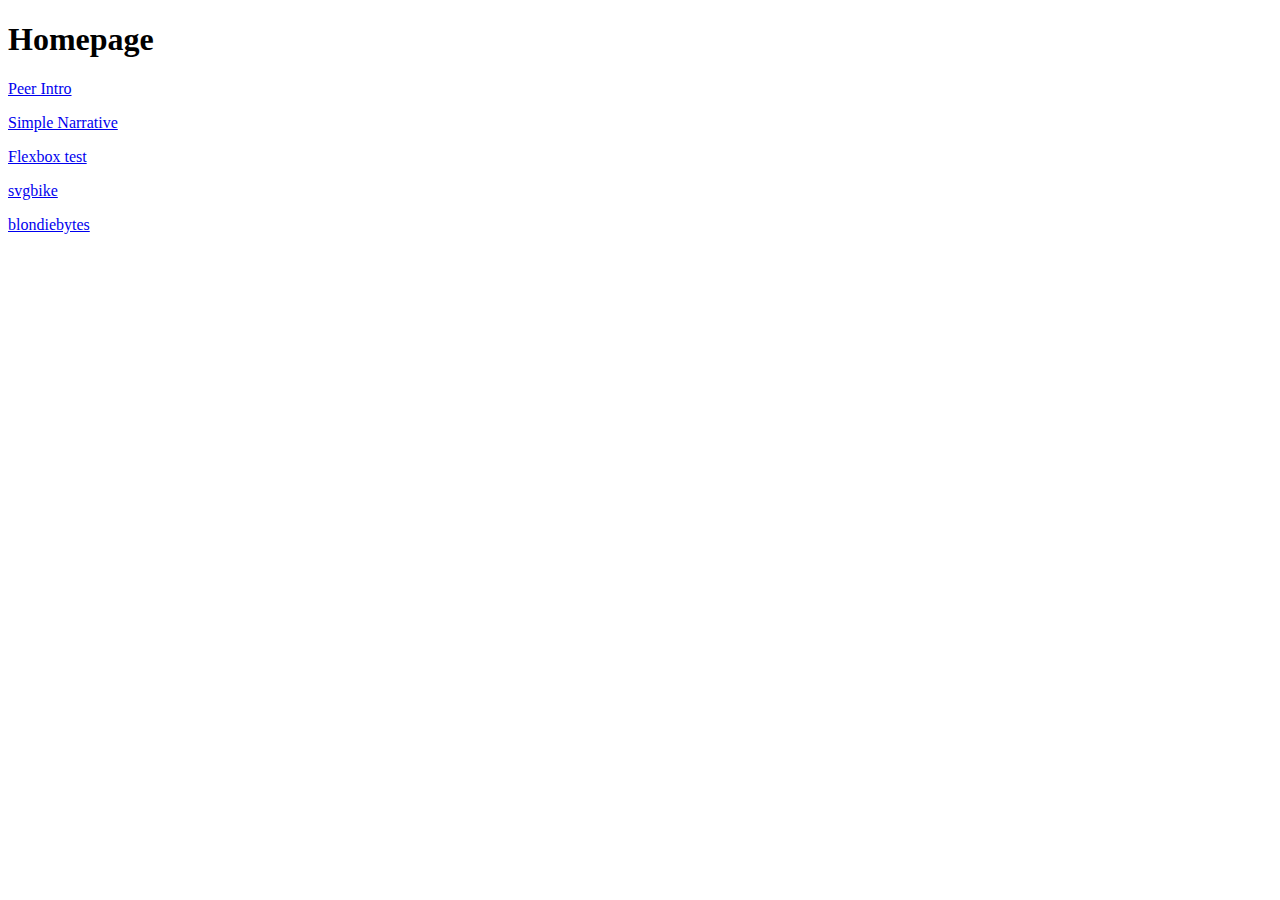
<file: index.html>
<!DOCTYPE html>
<html lang="en">
<head>
   <meta charset="UTF-8">
   <meta http-equiv="X-UA-Compatible" content="IE=edge">
   <meta name="viewport" content="width=device-width, initial-scale=1.0">
   <title>Itchel's Homepage</title>
</head>
<body>
<h1> Homepage</h1>
<p><a href="peerintro/">Peer Intro</a></p>
<p><a href="simple-narrative/">Simple Narrative</a></p>
<p><a href="flexbox-test/">Flexbox test</a></p>
<p><a href="svgbike/index.html">svgbike</a></p>
<p><a href="blondiebytes/">blondiebytes</a></p>
</body>
</html>
</file>
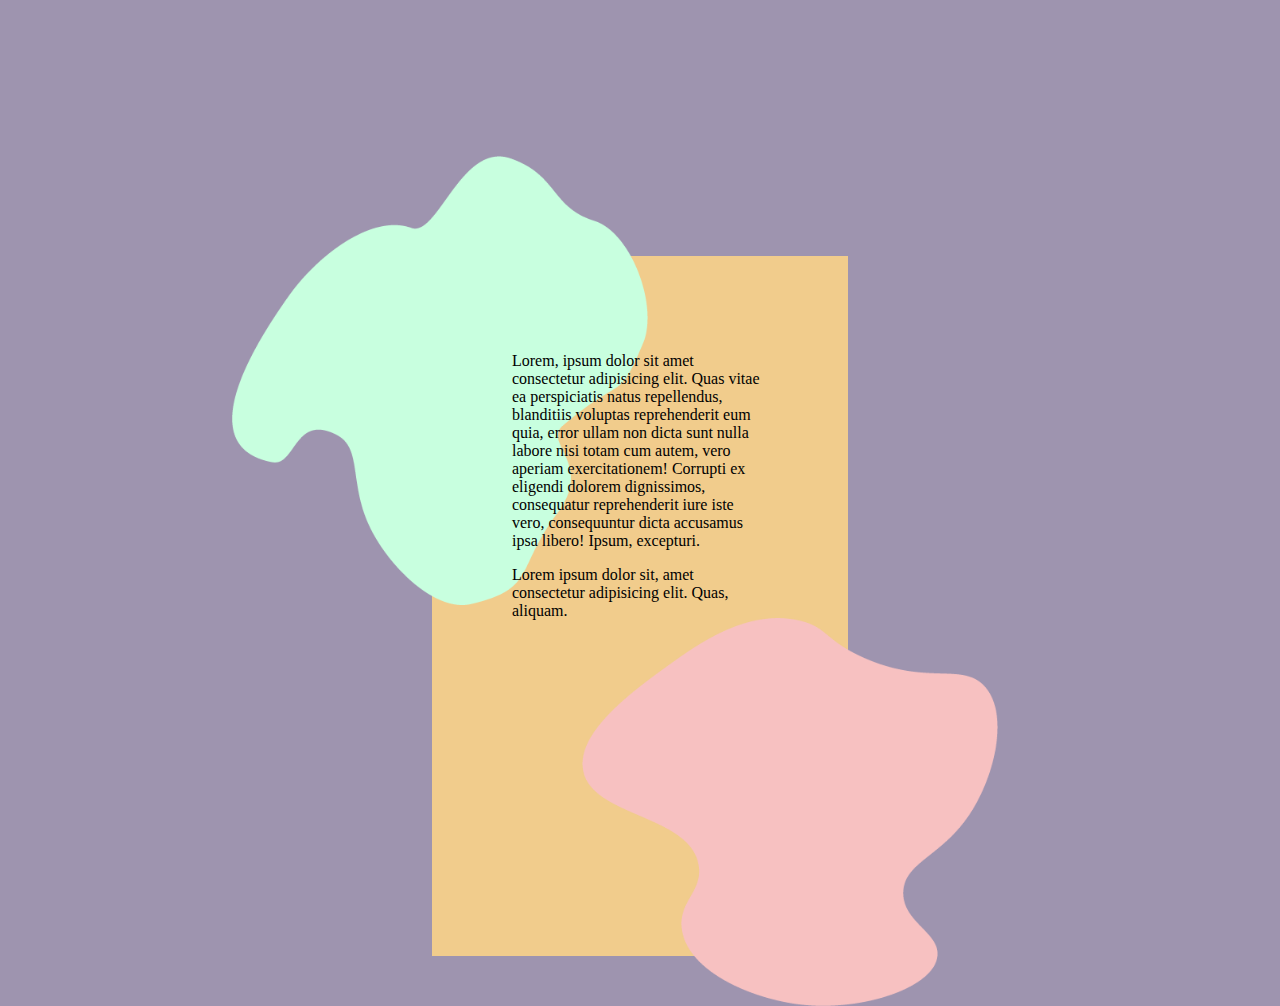
<file: center-layout-abs/index.html>
<!DOCTYPE html>
<html lang="en">
  <head>
    <meta charset="UTF-8" />
    <meta http-equiv="X-UA-Compatible" content="IE=edge" />
    <meta name="viewport" content="width=device-width, initial-scale=1.0" />
    <link rel="stylesheet" href="style.css" />
    <title>Centering</title>
  </head>
  <body>
    <main>
      <img class="blob1" src="images/blob1.png" />
      <img class="blob2" src="images/blob2.png" />
      <p>Lorem, ipsum dolor sit amet consectetur adipisicing elit. Quas vitae ea perspiciatis natus repellendus, blanditiis voluptas reprehenderit eum quia, error ullam non dicta sunt nulla labore nisi totam cum autem, vero aperiam exercitationem! Corrupti ex eligendi dolorem dignissimos, consequatur reprehenderit iure iste vero, consequuntur dicta accusamus ipsa libero! Ipsum, excepturi.</p>
      <p>Lorem ipsum dolor sit, amet consectetur adipisicing elit. Quas, aliquam.</p>
    </main>
  </body>
</html>
</file>
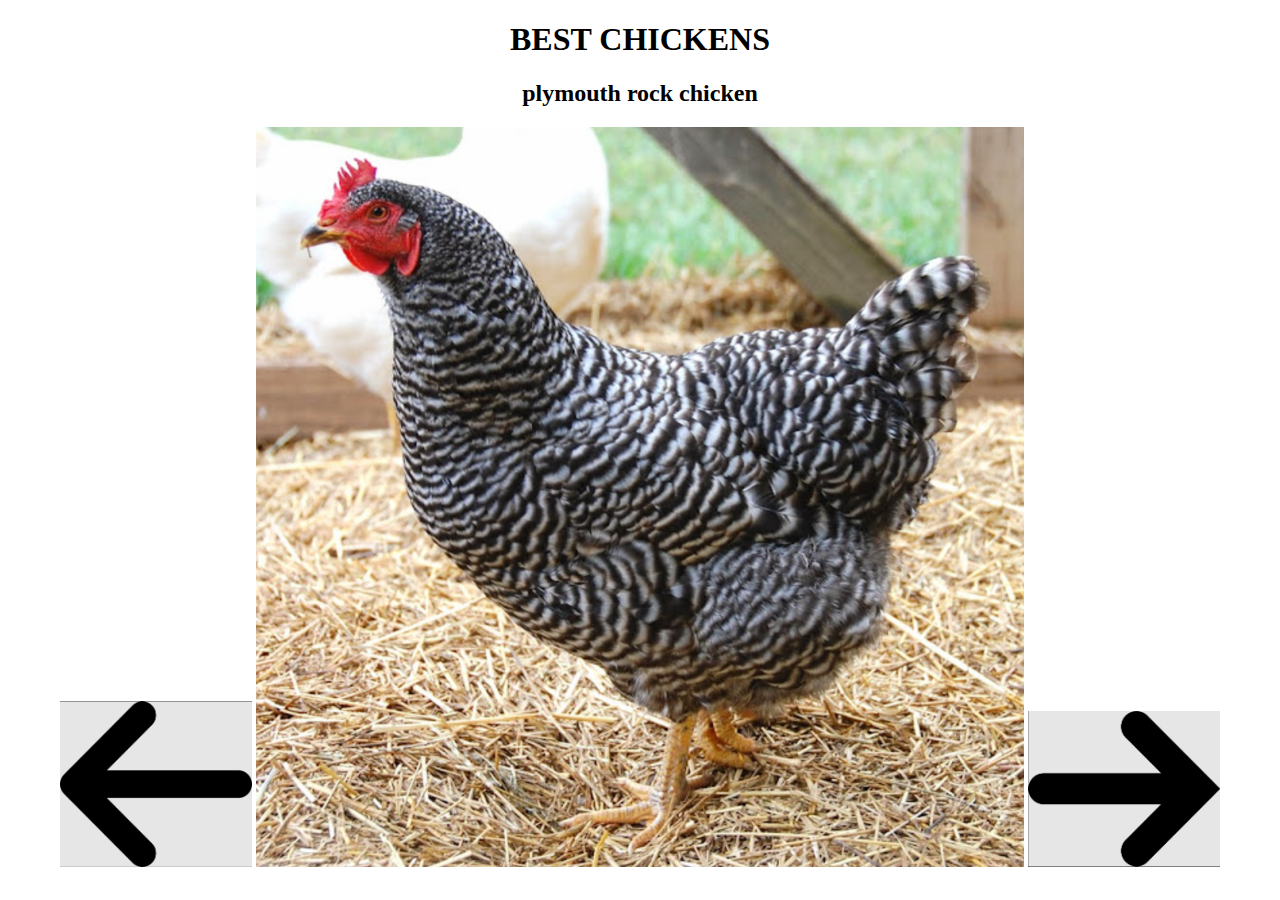
<file: simple-narrative/index.html>
<!DOCTYPE html>
<html lang="en">
<head>
    <meta charset="UTF-8">
    <meta http-equiv="X-UA-Compatible" content="IE=edge">
    <meta name="viewport" content="width=device-width, initial-scale=1.0">
    <link rel="stylesheet" href="style.css">
    <title>Simple Narrative</title>
</head>
<body>
    <h1>BEST CHICKENS</h1>
    <h2>plymouth rock chicken</h2>
<a href="page04.html"><img class="arrows"src="images/arrowleft.png" alt="left arrow"></a>
<img class="fruit"src="images/plymouth rock chicken.png" alt="plymouth rock chicken">
<a href="page01.html"><img class="arrows" src="images/arrowright.png" alt="right arrow"></a>
</body>
</html>
</file>
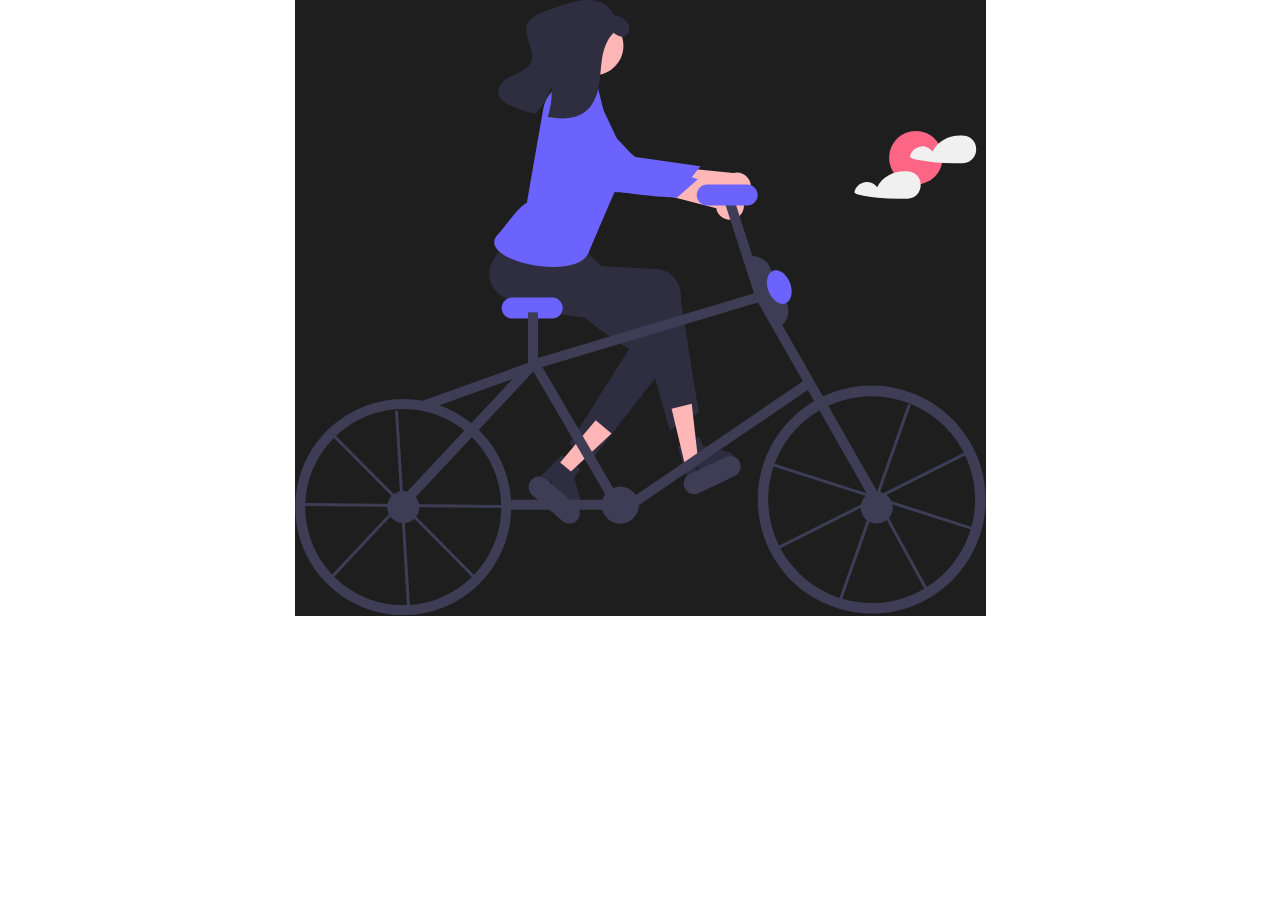
<file: svgbike/index.html>
<!DOCTYPE html>
<html lang="en">
<head>
    <meta charset="UTF-8">
    <meta http-equiv="X-UA-Compatible" content="IE=edge">
    <meta name="viewport" content="width=device-width, initial-scale=1.0">
    <title>svg bike</title>
    <link rel="stylesheet" href="style.css">
</head>
<body>
    <div>
    <svg width="691" height="616" viewBox="0 0 691 616" fill="none" xmlns="http://www.w3.org/2000/svg">
        <rect width="691" height="616" fill="#1E1E1E"/>
        <g id="sky">
        <path id="Vector" d="M620.862 184.506C635.609 184.506 647.563 172.551 647.563 157.805C647.563 143.059 635.609 131.104 620.862 131.104C606.116 131.104 594.161 143.059 594.161 157.805C594.161 172.551 606.116 184.506 620.862 184.506Z" fill="#FD6584"/>
        <path id="Vector_2" d="M680.625 145.163C679.87 142.693 678.409 140.498 676.423 138.848C674.437 137.197 672.012 136.163 669.445 135.872C669.387 135.864 669.332 135.875 669.275 135.871C669.2 135.849 669.124 135.831 669.047 135.819C656.836 134.241 642.741 140.081 637.652 151.657C636.41 149.964 634.775 148.599 632.888 147.679C631 146.759 628.917 146.313 626.819 146.378C624.113 146.558 621.528 147.568 619.416 149.27C617.305 150.972 615.769 153.283 615.018 155.889C614.938 156.208 614.962 156.544 615.086 156.849C615.21 157.154 615.428 157.411 615.708 157.583C616.514 158.267 617.47 158.752 618.497 158.999C620.715 159.469 622.94 159.899 625.174 160.29C629.531 161.053 633.912 161.67 638.316 162.14C647.254 163.098 656.248 163.438 665.234 163.158C668.226 163.064 671.112 162.965 673.854 161.644C675.849 160.659 677.553 159.172 678.799 157.329C679.974 155.557 680.746 153.55 681.061 151.448C681.376 149.347 681.227 147.201 680.625 145.163V145.163Z" fill="#F0F0F0"/>
        <path id="Vector_3" d="M625.129 180.764C624.374 178.294 622.914 176.099 620.927 174.449C618.941 172.798 616.516 171.764 613.95 171.473C613.892 171.465 613.837 171.476 613.779 171.472C613.704 171.45 613.628 171.432 613.551 171.42C601.34 169.842 587.245 175.682 582.156 187.258C580.914 185.565 579.279 184.199 577.392 183.28C575.504 182.36 573.421 181.913 571.323 181.979C568.617 182.159 566.032 183.169 563.921 184.871C561.809 186.573 560.273 188.884 559.523 191.49C559.443 191.809 559.466 192.145 559.59 192.45C559.714 192.755 559.932 193.012 560.212 193.184C561.018 193.868 561.974 194.353 563.002 194.6C565.219 195.07 567.445 195.5 569.678 195.891C574.036 196.654 578.416 197.271 582.82 197.741C591.759 198.699 600.753 199.039 609.738 198.759C612.731 198.665 615.616 198.566 618.359 197.245C620.353 196.26 622.058 194.773 623.304 192.93C624.478 191.158 625.25 189.151 625.565 187.049C625.88 184.947 625.732 182.802 625.129 180.764V180.764Z" fill="#F0F0F0"/>
        </g>
        <g id="woman">
        <path id="Vector_4" d="M266.603 455.252L285.441 469.196L279.008 476.883L286.207 502.939C286.562 504.226 286.497 505.593 286.021 506.841C285.545 508.088 284.683 509.15 283.56 509.873C282.437 510.595 281.113 510.94 279.78 510.857C278.448 510.773 277.177 510.266 276.153 509.409L254.792 491.533L257.474 480.848L249.673 487.248L241.619 480.508L266.603 455.252Z" fill="#2F2E41"/>
        <path id="Vector_5" d="M382.959 446.596L404.204 436.697L407.888 446.02L434.221 452.13C435.522 452.432 436.692 453.141 437.561 454.155C438.429 455.169 438.951 456.434 439.05 457.765C439.149 459.097 438.82 460.425 438.111 461.556C437.402 462.687 436.349 463.562 435.108 464.053L409.204 474.291L401.094 466.835L402.995 476.745L393.229 480.605L382.959 446.596Z" fill="#2F2E41"/>
        <path id="Vector_6" d="M297.028 459.534L274.275 443.829L334.183 348.848C290.763 323.61 260.902 292.823 236.538 259.005C228.258 247.592 223.21 234.309 234.762 225.747C235.302 225.347 235.856 224.968 236.425 224.61C249.597 216.402 245.321 228.703 263.376 222.662L279.69 240.065L314.937 274.361L375.058 312.739C387.149 320.457 390.504 336.691 382.552 348.999C382.132 349.649 381.684 350.28 381.21 350.893L297.028 459.534Z" fill="#2F2E41"/>
        <path id="Vector_7" d="M403.782 412.637L374.756 430.043L343.798 320.712C293.578 320.283 247.143 314.66 209.23 297.342C196.385 291.526 190.672 276.144 196.468 262.986C196.739 262.371 197.033 261.767 197.35 261.175C204.73 247.522 219.038 239.504 231.733 225.315L294.709 248.567L290.196 265.525L361.433 269.101C375.759 269.82 386.712 282.264 385.897 296.894C385.854 297.667 385.778 298.437 385.669 299.204L403.782 412.637Z" fill="#2F2E41"/>
        <path id="Vector_8" d="M265.242 462.575L275.986 471.566L316.55 433.48L300.693 420.211L265.242 462.575Z" fill="#FFB6B6"/>
        <path id="Vector_9" d="M439.47 219.067C437.556 219.727 435.522 219.959 433.509 219.748C431.496 219.536 429.554 218.886 427.819 217.843C426.085 216.8 424.601 215.389 423.47 213.71C422.34 212.031 421.592 210.124 421.278 208.125L313.124 180.275L330.762 161.768L433.773 192.015C437.167 191.711 440.555 192.662 443.294 194.689C446.034 196.715 447.935 199.676 448.637 203.011C449.339 206.345 448.794 209.822 447.104 212.781C445.415 215.74 442.698 217.977 439.47 219.067H439.47Z" fill="#FFB6B6"/>
        <path id="Vector_10" d="M303.808 74.8749C319.907 72.1379 330.739 56.8684 328.002 40.7696C325.265 24.6708 309.995 13.8389 293.896 16.5759C277.797 19.3129 266.966 34.5823 269.702 50.6811C272.439 66.78 287.709 77.6119 303.808 74.8749Z" fill="#FFB6B6"/>
        <path id="Vector_11" d="M389.406 462.464L403.019 459.106L396.726 403.809L376.634 408.767L389.406 462.464Z" fill="#FFB6B6"/>
        <path id="Vector_12" d="M448.72 198.566C446.96 199.566 445.003 200.167 442.985 200.329C440.968 200.49 438.939 200.207 437.043 199.5C435.147 198.793 433.429 197.678 432.01 196.235C430.591 194.792 429.505 193.055 428.83 191.147L317.402 183.611L331.346 162.182L438.157 173.018C441.438 172.097 444.943 172.41 448.008 173.9C451.072 175.389 453.484 177.951 454.786 181.1C456.088 184.25 456.19 187.767 455.072 190.986C453.954 194.205 451.694 196.902 448.72 198.566V198.566Z" fill="#FFB6B6"/>
        <path id="Vector_13" d="M239.496 184.877L235.529 203.485C235.529 203.485 228.308 218.972 229.71 223.11C231.098 227.225 293.592 249.595 293.592 249.595C293.592 249.595 298.947 221.692 307.881 202.87L239.496 184.877Z" fill="#FFB6B6"/>
        <path id="Vector_14" d="M275.168 89.7592C275.168 89.7592 257.582 91.7967 257.898 112.062C258.214 132.327 301.322 178.492 308.048 186.141C314.773 193.79 381.892 197.698 381.892 197.698L402.859 179.262L340.69 158.316L275.168 89.7592Z" fill="#6C63FF"/>
        <path id="Vector_15" d="M280.641 74.5894L299.994 84.7086C301.063 85.1353 301.972 85.885 302.595 86.853C303.218 87.8211 303.523 88.9594 303.469 90.1093L308.51 110.281L326.247 147.825C326.247 147.825 330.869 167.806 322.049 186.671C313.229 205.537 293.709 252.567 293.709 252.567C280.978 283.06 176.476 259.512 203.709 233.567C206.949 230.479 225.162 204.403 231.826 202.904L248.176 109.339C249 104.399 250.907 99.7024 253.761 95.5864C256.614 91.4704 260.342 88.0368 264.679 85.5317C267.299 84.0508 269.727 83.174 271.392 83.6215C275.185 84.5055 276.978 75.9146 280.641 74.5894Z" fill="#6C63FF"/>
        <path id="Vector_16" d="M263.484 101.595C263.484 101.595 246.571 106.824 250.599 126.687C254.628 146.551 305.474 184.024 313.489 190.309C321.503 196.594 388.2 188.122 388.2 188.122L405.428 166.153L340.472 156.968L263.484 101.595Z" fill="#6C63FF"/>
        </g>
        <g id="hair">
        <path id="Vector_17" d="M330.391 35.9436C325.926 38.143 320.87 34.9553 316.964 31.7852L318.362 32.9677C311.584 39.6989 308.482 49.3148 307.015 58.7644C305.546 68.2041 305.471 77.8431 303.596 87.22C301.72 96.587 297.724 106.02 290.139 111.824C279.979 119.597 265.851 119.25 253.26 117.028C253.092 116.996 252.936 116.972 252.768 116.94C256.049 107.142 257.317 96.7833 256.496 86.4839C253.234 96.8471 247.597 106.305 240.033 114.104C231.678 111.897 223.515 109.017 215.624 105.493C210.519 103.207 205.014 100.065 203.548 94.6642C202.079 89.3046 205.304 83.6338 209.66 80.1952C214.015 76.7566 219.385 74.9307 224.361 72.4617C229.33 70.0041 234.236 66.5227 236.182 61.3229C240.67 49.3614 227.394 35.8252 232.393 24.0609C234.858 18.2758 241.009 15.0796 246.796 12.6047C255.631 8.83627 264.71 5.6694 273.972 3.12573C282.103 0.891348 290.598 -0.867411 298.918 0.456889C307.237 1.78118 315.426 6.74895 318.496 14.6055C323.501 16.2398 328.815 18.0852 332.059 22.2503C335.302 26.4056 335.118 33.6184 330.391 35.9436Z" fill="#2F2E41"/>
        </g>
        <g id="bike">
        <path id="Vector_18" d="M267.485 521.085L237.209 494.943C235.102 493.123 233.805 490.541 233.602 487.764C233.399 484.987 234.307 482.244 236.127 480.136C237.946 478.029 240.528 476.731 243.305 476.527C246.081 476.323 248.825 477.23 250.933 479.048L281.209 505.19C282.253 506.091 283.11 507.189 283.73 508.421C284.35 509.653 284.721 510.995 284.822 512.371C284.923 513.746 284.752 515.128 284.319 516.437C283.886 517.747 283.199 518.958 282.297 520.002C281.396 521.046 280.298 521.902 279.065 522.522C277.833 523.141 276.491 523.511 275.115 523.612C273.74 523.713 272.358 523.541 271.049 523.107C269.739 522.674 268.528 521.987 267.485 521.085V521.085Z" fill="#3F3D56"/>
        <path id="Vector_19" d="M439.782 475.919L403.689 493.163C401.177 494.363 398.29 494.516 395.664 493.588C393.039 492.66 390.889 490.727 389.689 488.215C388.488 485.702 388.335 482.815 389.263 480.19C390.191 477.564 392.124 475.415 394.636 474.214L430.729 456.971C433.242 455.77 436.128 455.617 438.754 456.545C441.38 457.473 443.529 459.406 444.729 461.918C445.93 464.431 446.083 467.318 445.155 469.943C444.227 472.569 442.294 474.719 439.782 475.919V475.919Z" fill="#3F3D56"/>
        <path id="Vector_20" d="M240.311 360.348L124.115 401.9L127.483 411.316L243.678 369.764L240.311 360.348Z" fill="#3F3D56"/>
        <path id="Vector_21" d="M325.248 523.673C335.495 523.673 343.802 515.367 343.802 505.12C343.802 494.873 335.495 486.567 325.248 486.567C315.002 486.567 306.695 494.873 306.695 505.12C306.695 515.367 315.002 523.673 325.248 523.673Z" fill="#3F3D56"/>
        <path id="Vector_22" d="M112.357 505.986L105.061 499.147L235.296 360.214L467.708 290.657L583.053 493.091L574.365 498.042L462.957 302.518L240.748 369.021L112.357 505.986Z" fill="#3F3D56"/>
        <path id="Vector_23" d="M309.492 499.678H211.219V509.678H309.492V499.678Z" fill="#3F3D56"/>
        <path id="Vector_24" d="M437.467 194.03L427.951 197.103L460.574 298.124L470.09 295.051L437.467 194.03Z" fill="#3F3D56"/>
        <path id="Vector_25" d="M242.024 358.039L233.394 363.094L315.394 503.094L324.024 498.039L242.024 358.039Z" fill="#3F3D56"/>
        <path id="Vector_26" d="M511.888 378.43L335.896 498.442L341.53 506.703L517.522 386.692L511.888 378.43Z" fill="#3F3D56"/>
        <path id="Vector_27" d="M257.209 318.567H217.209C214.424 318.567 211.754 317.46 209.784 315.491C207.815 313.522 206.709 310.851 206.709 308.067C206.709 305.282 207.815 302.611 209.784 300.642C211.754 298.673 214.424 297.567 217.209 297.567H257.209C259.994 297.567 262.665 298.673 264.634 300.642C266.603 302.611 267.709 305.282 267.709 308.067C267.709 310.851 266.603 313.522 264.634 315.491C262.665 317.46 259.994 318.567 257.209 318.567V318.567Z" fill="#6C63FF"/>
        <path id="Vector_28" d="M452.209 205.567H412.209C409.424 205.567 406.754 204.46 404.784 202.491C402.815 200.522 401.709 197.851 401.709 195.067C401.709 192.282 402.815 189.611 404.784 187.642C406.754 185.673 409.424 184.567 412.209 184.567H452.209C454.994 184.567 457.665 185.673 459.634 187.642C461.603 189.611 462.709 192.282 462.709 195.067C462.709 197.851 461.603 200.522 459.634 202.491C457.665 204.46 454.994 205.567 452.209 205.567Z" fill="#6C63FF"/>
        <path id="Vector_29" d="M481.869 328.593L448.475 258.103L448.927 257.889C451.241 256.792 453.749 256.163 456.306 256.035C458.864 255.908 461.422 256.286 463.833 257.147C466.245 258.008 468.463 259.336 470.362 261.054C472.26 262.773 473.801 264.849 474.898 267.163L491.594 302.408C492.691 304.723 493.321 307.23 493.448 309.788C493.575 312.345 493.198 314.903 492.336 317.314C491.475 319.726 490.147 321.944 488.429 323.843C486.71 325.741 484.635 327.282 482.32 328.379L481.869 328.593Z" fill="#3F3D56"/>
        <path id="Vector_30" d="M490.367 303.522C496.324 301.319 498.437 292.185 495.086 283.12C491.734 274.054 484.188 268.491 478.231 270.693C472.274 272.895 470.161 282.029 473.512 291.095C476.864 300.16 484.41 305.724 490.367 303.522Z" fill="#6C63FF"/>
        <path id="Vector_31" d="M243.022 312.334H233.022V364.617H243.022V312.334Z" fill="#3F3D56"/>
        </g>
        <g id="wheelleft">
        <path id="Vector_32" d="M108.249 615.12C86.8882 615.12 66.0075 608.786 48.247 596.919C30.4865 585.052 16.6439 568.185 8.46959 548.45C0.295324 528.716 -1.84343 507 2.32378 486.05C6.49098 465.101 16.777 445.857 31.8811 430.753C46.9851 415.649 66.2289 405.363 87.1788 401.195C108.129 397.028 129.844 399.167 149.578 407.341C169.313 415.516 186.18 429.358 198.047 447.119C209.915 464.879 216.249 485.76 216.249 507.12C216.216 535.754 204.827 563.205 184.58 583.452C164.333 603.699 136.882 615.088 108.249 615.12V615.12ZM108.249 409.12C88.866 409.12 69.9187 414.868 53.8027 425.636C37.6867 436.405 25.1258 451.71 17.7084 469.617C10.291 487.524 8.35029 507.229 12.1316 526.239C15.913 545.249 25.2466 562.711 38.9521 576.417C52.6577 590.122 70.1196 599.456 89.1297 603.237C108.14 607.019 127.844 605.078 145.752 597.66C163.659 590.243 178.964 577.682 189.733 561.566C200.501 545.45 206.249 526.503 206.249 507.12C206.219 481.138 195.885 456.228 177.513 437.856C159.14 419.484 134.231 409.15 108.249 409.12V409.12Z" fill="#3F3D56"/>
        <path id="Vector_33" d="M108.248 523.12C117.085 523.12 124.248 515.957 124.248 507.12C124.248 498.283 117.085 491.12 108.248 491.12C99.4119 491.12 92.2484 498.283 92.2484 507.12C92.2484 515.957 99.4119 523.12 108.248 523.12Z" fill="#3F3D56"/>
        <line id="Line 1" x1="39.0644" y1="435.943" x2="179.064" y2="576.943" stroke="#3F3D56" stroke-width="3"/>
        <line id="Line 2" x1="36.9059" y1="576.974" x2="172.906" y2="431.974" stroke="#3F3D56" stroke-width="3"/>
        <line id="Line 3" x1="101.497" y1="410.908" x2="113.497" y2="605.908" stroke="#3F3D56" stroke-width="3"/>
        <line id="Line 4" x1="206.985" y1="506.5" x2="9.98478" y2="504.5" stroke="#3F3D56" stroke-width="3"/>
        </g>
        <g id="wheelright">
        <path id="Vector_34" d="M576.689 613.567C554.146 613.567 532.109 606.882 513.365 594.358C494.621 581.833 480.012 564.032 471.385 543.205C462.758 522.378 460.501 499.461 464.899 477.351C469.297 455.241 480.153 434.931 496.093 418.991C512.033 403.051 532.343 392.195 554.452 387.797C576.562 383.399 599.48 385.657 620.307 394.283C641.134 402.91 658.935 417.519 671.459 436.263C683.984 455.007 690.668 477.044 690.668 499.587C690.634 529.806 678.615 558.777 657.247 580.145C635.879 601.513 606.908 613.532 576.689 613.567ZM576.689 396.161C556.233 396.161 536.237 402.227 519.228 413.591C502.22 424.956 488.964 441.109 481.136 460.008C473.307 478.906 471.259 499.702 475.25 519.764C479.241 539.827 489.091 558.256 503.555 572.72C518.02 587.185 536.449 597.035 556.511 601.026C576.574 605.016 597.369 602.968 616.268 595.14C635.167 587.312 651.32 574.056 662.684 557.047C674.049 540.039 680.115 520.043 680.115 499.587C680.084 472.166 669.177 445.877 649.788 426.488C630.398 407.099 604.109 396.192 576.689 396.161V396.161Z" fill="#3F3D56"/>
        <path id="Vector_35" d="M581.709 523.567C590.546 523.567 597.709 516.403 597.709 507.567C597.709 498.73 590.546 491.567 581.709 491.567C572.872 491.567 565.709 498.73 565.709 507.567C565.709 516.403 572.872 523.567 581.709 523.567Z" fill="#3F3D56"/>
        <line id="Line 5" x1="529.315" y1="403.279" x2="631.315" y2="589.279" stroke="#3F3D56" stroke-width="3"/>
        <line id="Line 6" x1="483.326" y1="547.66" x2="670.326" y2="453.66" stroke="#3F3D56" stroke-width="3"/>
        <line id="Line 7" x1="614.414" y1="404.5" x2="545.414" y2="599.5" stroke="#3F3D56" stroke-width="3"/>
        <line id="Line 8" x1="477.457" y1="464.571" x2="677.457" y2="528.571" stroke="#3F3D56" stroke-width="3"/>
        </g>
        </svg>
    </div>
</body>
</html>
</file>
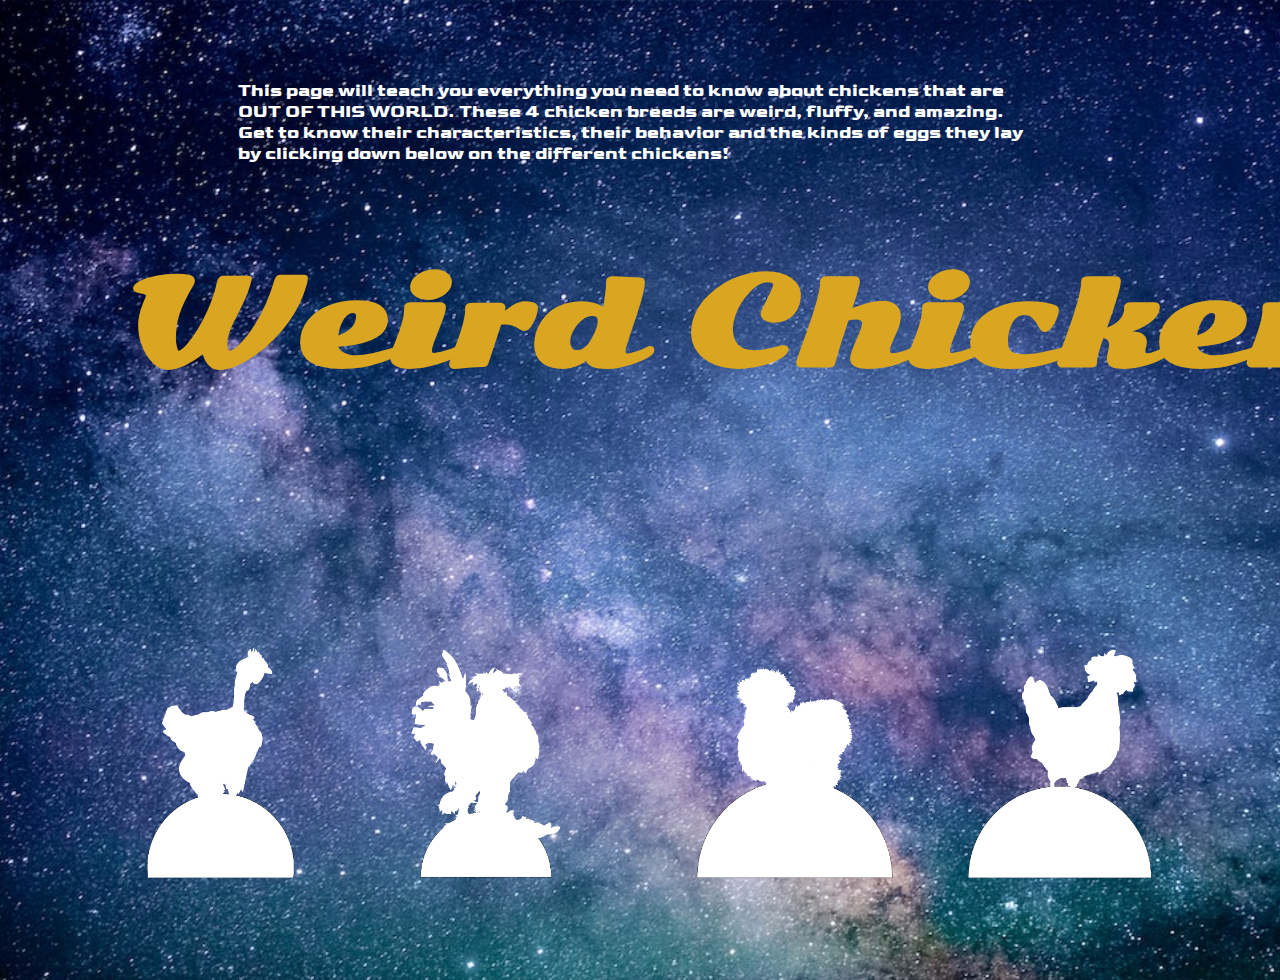
<file: weird-chickens/index.html>
<!DOCTYPE html>
<html lang="en">
  <head>
    <meta charset="UTF-8" />
    <meta http-equiv="X-UA-Compatible" content="IE=edge" />
    <meta name="viewport" content="width=device-width, initial-scale=1.0" />
    <link rel="stylesheet" href="style.css" />
    <title>Weird Chickens</title>
  </head>
  <body class="homepage">
    <main>
      <p>This page will teach you everything you need to know about chickens that are OUT OF THIS WORLD. These 4 chicken breeds are weird, fluffy, and amazing. Get to know their characteristics, their behavior and the kinds of eggs they lay by clicking down below on the different chickens!</p>
      <h1>Weird Chickens</h1>
      <nav>
        <div>
          <a href="page02.html"><img class="chickbutton" src="images/chicken-silhouettes-11.png" alt="silkiechick" /></a>
        </div>
        <div>
          <a href="page04.html"><img class="chickbutton" src="images/chicken-silhouettes-12.png" alt="silkiechick" /></a>
        </div>
        <div>
          <a href="page01.html"><img class="chickbutton" src="images/chicken-silhouettes-13.png" alt="silkiechick" /></a>
        </div>
        <div>
          <a href="page03.html"><img class="chickbutton" src="images/chicken-silhouettes-14.png" alt="silkiechick" /></a>
        </div>
      </nav>
    </main>
  </body>
</html>
</file>
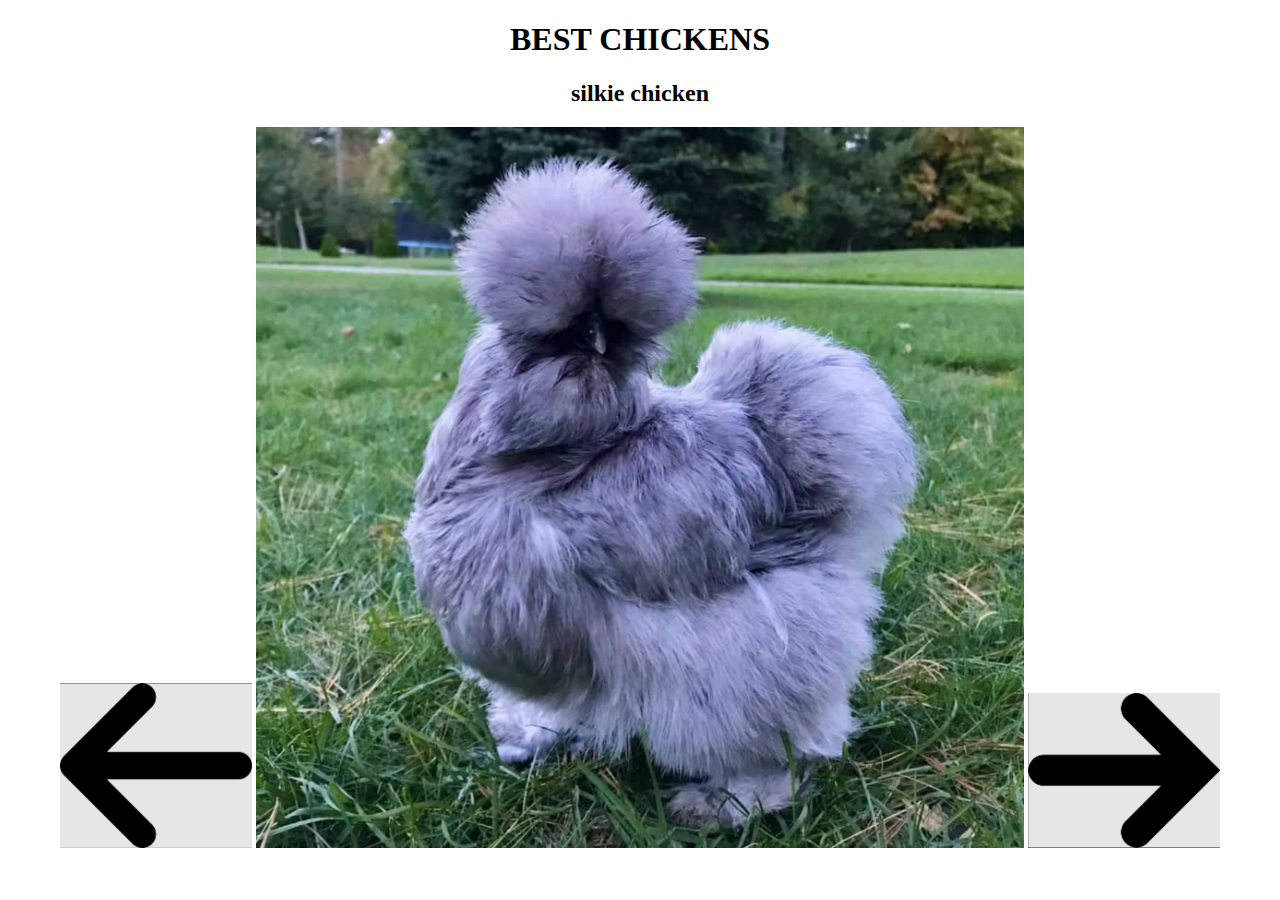
<file: simple-narrative/page04.html>
<!DOCTYPE html>
<html lang="en">
<head>
    <meta charset="UTF-8">
    <meta http-equiv="X-UA-Compatible" content="IE=edge">
    <meta name="viewport" content="width=device-width, initial-scale=1.0">
    <link rel="stylesheet" href="style.css">
    <title>Simple Narrative</title>
</head>
<body>
    <h1>BEST CHICKENS</h1>
    <h2>silkie chicken</h2>
<a href="page03.html"><img class="arrows"src="images/arrowleft.png" alt="left arrow"></a>
<img class="fruit" src="images/silkie chicken.png" alt="plymouth rock chicken">
<a href="index.html"><img class="arrows" src="images/arrowright.png" alt="right arrow"></a>
</body>
</html>
</file>
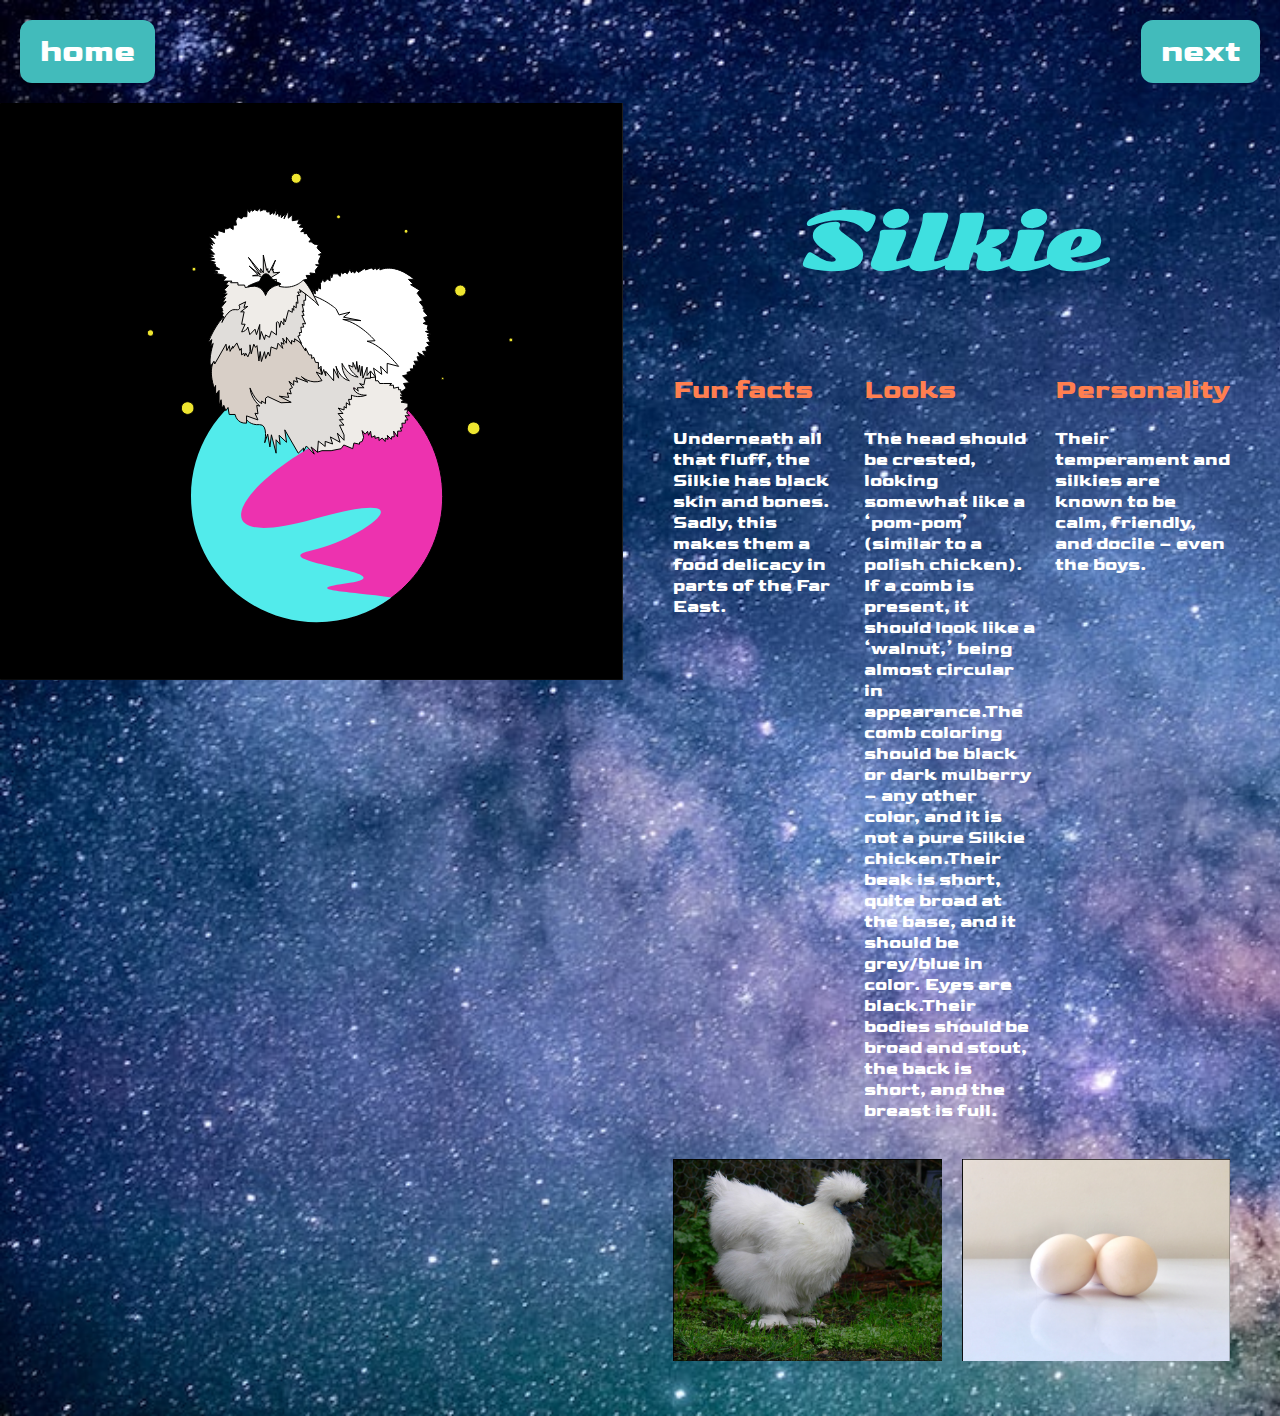
<file: weird-chickens/page01.html>
<!DOCTYPE html>
<html lang="en">
  <head>
    <meta charset="UTF-8" />
    <meta http-equiv="X-UA-Compatible" content="IE=edge" />
    <meta name="viewport" content="width=device-width, initial-scale=1.0" />
    <link rel="stylesheet" href="style.css" />
    <title>Weird Chickens</title>
  </head>
  <body class="subpage">
    <nav>
      <div><a class="button" href="index.html">home</a></div>
      <div><a class="button" href="page03.html">next</a></div>
    </nav>
    <main>
      <div class="left">
        <svg width="623" height="577" viewBox="0 0 623 577" fill="none" xmlns="http://www.w3.org/2000/svg">
          <rect width="623" height="577" fill="#1E1E1E"/>
          <g id="Untitled-5 1" clip-path="url(#clip0_0_1)">
          <path id="background" d="M621.63 0.5H0.5V576.18H621.63V0.5Z" fill="black" stroke="black" stroke-miterlimit="10"/>
          <g id="Planet">
          <path id="Vector" d="M317.06 519.05C386.432 519.05 442.67 462.812 442.67 393.44C442.67 324.068 386.432 267.83 317.06 267.83C247.688 267.83 191.45 324.068 191.45 393.44C191.45 462.812 247.688 519.05 317.06 519.05Z" fill="#ED32AF" stroke="black" stroke-miterlimit="10"/>
          <path id="Intersect" fill-rule="evenodd" clip-rule="evenodd" d="M319.685 268.037C326.466 271.126 327.805 276.228 320.64 284.142C303.167 303.445 327.879 304.502 347.896 305.359C369.682 306.291 385.905 306.985 336.13 330.702C240.62 376.212 191.35 450.702 313.81 415.982C436.27 381.262 363.67 436.182 311.28 447.542C285.808 453.066 309.674 458.641 332.877 464.062C357.396 469.789 381.176 475.345 345.21 480.482C310.639 485.421 331.733 487.618 358.46 490.402C369.712 491.574 381.963 492.85 391.479 494.479C370.571 510.023 344.665 519.22 316.61 519.22C247.238 519.22 191 462.983 191 393.61C191 324.238 247.238 268 316.61 268C317.638 268 318.663 268.012 319.685 268.037Z" fill="#52EBEB"/>
          </g>
          <g id="chicken">
          <path id="Vector_2" d="M313.54 192.52L312.54 185.52L315.21 191.08V186.42L317.48 188.02L318.35 184.55L320.46 186.04V180.52L322.94 176.12L324.42 179.12L327.42 176.12L330.15 177.85V170.85L331.8 174.85L332.35 172.95L332.95 170.85H337.52L340.06 173.43L341.06 169.22L342.67 170.85L345.01 169.18L347.25 170.81L349.97 166.2L351.46 169.92L352.94 167.69L354.43 170.17L356.66 167.44L358.4 169.44L365.34 164.97V166.97L371.24 164.97L373.77 166.71L375.01 164.48L376.5 166.71L379.95 164.48V166.97C379.95 166.97 393.85 159.02 414.43 176.38H408.43L413.21 181.08L410.59 181.66L419.65 187.28L417.17 190.28L422.63 197.47L419.41 198.96L423.41 203.96L422.88 205.78H424.38L423.66 208.17L428.12 213.17L423.66 214.66L426.14 218.87L423.14 220.36L428.14 222.19L427.14 226.06L429.14 227.8L425.43 228.54L431.21 231.18L427.1 231.88L429.93 234.4H427.62L430.32 238.82L426.61 239.57L429.61 242.57L425.61 244.57L426.61 248.29H422.61L425.4 253.75L417.96 249.53L419.89 253.75H417.03L418.45 258.21H413.9L416.13 262.27L413.5 262.18V265.89H410.21L411.21 268.37L407 269.37L407.5 271.6L402.5 272.84L409.44 279.69L403.49 280.52L406.21 285.18L400.75 289.18L358.61 271.34L313.54 192.52Z" fill="white" stroke="black" stroke-miterlimit="10"/>
          <path id="Vector_3" d="M365.14 275.18L375.5 274.05V277.76H378.07L379.72 280.49H383.27H391.68L389.63 282.23H393.48L393.6 285.2L398.57 284.16V286.76L400.79 286.69V289.16L402.77 291.9H400.28L402.77 293.57L400.05 294.87L403.48 297.85L401.04 299.08L407.98 300.32V303.77L404.51 306.77H407.98L406.74 309.99L409.47 312.72H405.08L407.98 316.94H405.28V320.2H401.88L402.28 324.87H400.28L401.53 328.09H397.68L397.57 333.79L393.6 328.09L394.28 333.79H391.68L391.37 336.27L387.3 332.39L388.07 336.27L385.17 335.28V338.5L382.2 335.03L378.97 337.51V334.29L375.01 335.28V332.8L371.54 334.29L370.55 328.19L368.56 332.31L367.57 328.34L365.14 331.19L362.12 327.6L363.6 334.29L362.12 338.5L359.51 339.39V341.19L353.94 339.99L352.69 345.69L343.77 341.97L341.05 345.69L331.13 347.68H321.95L317.49 349.16L316 324.37L365.14 275.18Z" fill="#EFECE8" stroke="black" stroke-miterlimit="10"/>
          <path id="Vector_4" d="M246.59 316.71C246.59 316.71 250.31 322.39 259.48 321.65C268.65 320.91 264.69 339.74 264.69 339.74L267.69 331.07L269.92 343.96L271.41 331.81L276.09 350.18V336.78L280.09 341.48L279.09 332.31L286.52 339.25L284.79 326.85L298.28 350.18L303.61 344.97V348.34L306.34 342.99L314.27 351.17L311.05 343.98L317.49 349.18L318.36 338.07L325.18 343.48V338.38L332.62 341L330.37 333.95L340.05 339.27L337.33 330.09L344.02 337.28V331.88L339.56 322.18L344.02 322.1L339.41 316.75H343.21L338.12 310.53H343L338.12 305.08L344.07 306.88V303.55L346.3 305.08V299.79L350.02 302.1L348.53 296.4H351.53V292.08C351.53 292.08 357.19 295.41 366.36 292.18C366.36 292.18 357.19 292.68 354.21 286.98C351.23 281.28 358.21 288.22 358.21 288.22L357.4 284.73H364.07L359.57 280.61L363.91 281.77L365.2 275.22H370.5L370.61 267.89L345.61 244.58L235.93 281.48L246.59 316.71Z" fill="#E0DDDA" stroke="black" stroke-miterlimit="10"/>
          <path id="Vector_5" d="M213.14 259.52C213.14 259.52 208.41 268.34 214.36 285.45L215.6 282.45V291.62L219.07 287.41V302.87L221.07 296.73L222.07 305.02L223.8 302.29L225.8 307.74L228.04 304.52L229.21 311.48H235.12C235.12 311.48 236.64 320.9 246.56 320.16V312.86L257.96 316.93L254.96 310.24L257.96 310.81L256.72 302.38L259.95 303.05C259.95 303.05 251.02 296.36 250.03 284.95C250.03 284.95 254.74 297.6 261.68 300.57V298.03L265.52 300.59V295.18L267.88 293.59L281.02 299.78L291.18 299.29L279.31 293.18L288.73 294.41L287.31 289.9L291.21 290.9L289.73 285.98L292.45 284.74L288.98 278.29L293.69 282.29V277.63L297.69 279.31L295.95 274.6L307.8 279.17L301.41 273.61C301.41 273.61 310.58 281.9 321.99 277.61L316.21 269.09L321.92 271.44L318.32 259.52L301.46 240.45L287.74 230.18L223.74 234.9L213.14 259.52Z" fill="#D8CFC7" stroke="black" stroke-miterlimit="10"/>
          <path id="Vector_6" d="M305.47 191.08C305.47 191.08 297.16 200.91 299.4 220.74L295.92 232.64L305.47 247.92V244.92L309.06 251.92H311.7V255.46L313.77 254.27L315.51 259.36L318.36 259.46V265.89L321.01 263.2L321.96 271.38L323.69 266.55L325.69 272.75V268.28L333.63 277.7V265.7L338.63 275.15L336.02 263.23C336.02 263.23 339.63 275.75 349.27 277.73C349.27 277.73 341.56 271.04 342.06 260.38C342.06 260.38 348.5 274.26 358.17 274.02C358.17 274.02 349.74 268.56 348.75 262.12L352.96 264.12V259.41L355.96 266.35L356.7 258.42L358.15 269.18L359.51 262.18L360.63 272.74L362.07 263.19L362.94 275.11L367.08 264.18V272.52L370.55 267.9L375.55 274.1L373.55 265.17L381.73 271.37L380.57 263.31L387.19 270.38V260.38L398.6 263.38C398.6 263.38 381.98 242.18 367.11 238.22L375.04 237.72C375.04 237.72 360.66 220.37 342.81 216.4L360.91 217.64L343.55 214.17L350 209.17L339.09 211.9L336.03 205.79C336.03 205.79 321.71 193.18 305.47 191.08Z" fill="white" stroke="black" stroke-miterlimit="10"/>
          <path id="Vector_7" d="M245.68 198.8C245.68 198.8 221.43 204.51 208.04 239.96L211.83 236.61L210.77 242.68L213.24 240.45C213.24 240.45 208.53 254.83 210.52 263.26L213.99 258.26L214.73 260.99L226.01 241.18L226.86 247.61L229.36 242.66L230.1 248.37L232.83 243.16V245.39L236.83 239.94L239.83 247.37L241.32 245.37L241.57 251.82L244.05 250.33L244.54 253.06L245.74 250.24L247.86 253.83L250 248.59V241.83L251.24 250.83L253.81 241.16L255.45 244.38L256.94 242.64L258.94 258.02L260.18 248.59L261.42 258.51L264.51 248.68L265.63 255.54L268.11 249.09L269.79 253.09L271.09 243.92L276.79 246.16L278.03 240.21L282.74 245.41L281.13 239.53L284.07 241.2L282.74 235.2L286.46 240.2V234.38L291.55 241.2V237.5L294.64 238.97V235.79L301.58 240.45L297.86 233.02L300.09 232.52L299.35 229.52H301.58L300.84 224.31L303.84 224.06L302.6 220.59L305.6 220.84L301.88 212.41H304.11L302.11 207.95L303.84 208.69L302.11 201.25L304.11 202.49L303.86 197.29H305.6V191.08L297.21 184.55L245.68 198.8Z" fill="#E0DDDA" stroke="black" stroke-miterlimit="10"/>
          <path id="Vector_8" d="M228.49 178.1L225.9 181.66L228.49 182.42L224.28 186.78L226.38 189.01L223.29 191.01H227.21L221.55 196.18L225.55 194.69L222.32 199.9L226.04 198.41L221.04 204.61L222.28 205.35L222.04 207.09H223.04L221.49 209.32L223.23 210.06L221.99 213.53H223.7L221.99 219.48C221.99 219.48 228.21 205.37 235.21 206.61C242.21 207.85 238.92 202.15 238.92 202.15L245.7 198.8L243.88 204.38L247.82 203.38L240.66 208.82H244.13L241.65 221.22H245.12L241.65 228.91C243.036 228.786 244.357 228.263 245.452 227.404C246.547 226.545 247.369 225.387 247.82 224.07L249.82 231.63L255.03 226.18L256.47 231.63L259.74 221.47V236.59L261.23 228.41L264.44 236.59L265.56 231.93L269.41 234.36L271.41 228.16L276.41 231.88V219.42C276.41 219.42 279.14 216.28 279.63 224.42L281.12 217.93L283.85 221.93V215.6L285.33 218.96L288.43 207.31L292.28 209.31V205.43L293.78 207.33V202.84L296.24 204.84V199.03L297.98 200.38L297.23 192.48H299.65L297.73 188.97L300.95 189.22L299.47 186.49C299.47 186.49 316.57 198.9 318.47 202.49C318.47 202.49 309.92 182.77 303.22 177.07C296.52 171.37 228.49 178.1 228.49 178.1Z" fill="#EFECE8" stroke="black" stroke-miterlimit="10"/>
          <path id="Vector_9" d="M257.21 182.07L245.31 184.55L244.53 182.07H237.94V179.72H230.63L231.92 178.1H222.92L226.19 174.38L219.81 172.18H223.72L213.62 169.95L217.96 169.14L213.62 167.32L219.81 166.18L213.62 162.33H216.04L213.62 160.18L215.35 159.28L209.15 157.55L214.76 155.99L209.15 154.33L213.62 153.33L209.15 151.18H214.58L209.15 145.33H212.39L209.15 140.76L212.87 142.14L210.87 138.91L214.59 140.65L209.13 133.65L215.58 135.21L212.36 131L217.94 132.44V127.44L224.5 129.52V125.8H226.99L229.99 124.56L233.21 126.56V122.18L236.43 122.12L235.69 117.91L237.69 113.7L241.69 115.7L242.98 113.7H246.82L247.15 106.51L249.62 109.51L250.84 106.51L252.6 108.24L254.68 106.51L257.31 107.92L260.31 105.02V108.1L263.31 106.75L266.78 107V109L270 108.73V111.56L273.61 109.18V111.34L276.09 106.21V112.21L278.32 109.39L279.07 113.61L281.3 110.13V114.77L285.3 110.63L284.06 115.84L288.28 107.9V115.18L292.28 111.66V117.74L299.22 116.62L297.61 120.48L301.94 121.33L299.22 124.06L304.22 124.55L300.74 128.77L304.22 128.34V130.72L306.94 130.5L308.68 133.97L311.16 135.97L308.93 138.97L311.16 138.8L314.38 141.2L318.47 141.55L317.08 144.8L319.59 147.65L322.07 149.88L318.47 151.79L321.07 152.36L318.47 158.36L319.59 161.77H315.59L318.44 163.29L315.34 167.22L315.84 170.7L309.89 169.95L311.13 172.43H306.13L307.81 176.09L303.15 177.14C303.15 177.14 294.48 187.06 279.15 183.34L279.89 180.34H276.17L276.42 176.34L271.21 177.08C271.21 177.08 267.21 167.16 262.29 174.6L257.21 182.07Z" fill="white" stroke="black" stroke-miterlimit="10"/>
          <path id="Vector_10" d="M258.86 172.77H252.53L258.12 171.78L249.19 163.1L260.35 172.03L248.45 154.43L261.09 169.8L260.6 165.58L263.32 169.8V151.99L266.65 167.32L267.79 165.58V168.79L268.78 168.31V170.06L275.47 157.15L271.75 166.82L273.49 166.08L272.25 167.81H273.49L273.24 169.8L279.69 169.3L270.12 175.14L262.21 174.63L258.86 172.77Z" fill="#E0DDDA" stroke="black" stroke-miterlimit="10"/>
          <path id="Vector_11" d="M265.55 192.52C265.55 192.52 262.14 181.39 251.14 183.34C240.14 185.29 259.86 178.15 259.86 178.15C259.86 178.15 263.94 163.48 271.86 175.62C271.86 175.62 274.09 178.1 279.79 180.33C285.49 182.56 269.89 179.66 265.55 192.52Z" fill="black" stroke="black" stroke-miterlimit="10"/>
          </g>
          <g id="stars">
          <path id="Vector_12" d="M187.66 311.38C191.145 311.38 193.97 308.555 193.97 305.07C193.97 301.585 191.145 298.76 187.66 298.76C184.175 298.76 181.35 301.585 181.35 305.07C181.35 308.555 184.175 311.38 187.66 311.38Z" fill="#EFE630" stroke="black" stroke-miterlimit="10"/>
          <path id="Vector_13" d="M460.35 193.34C463.487 193.34 466.03 190.797 466.03 187.66C466.03 184.523 463.487 181.98 460.35 181.98C457.213 181.98 454.67 184.523 454.67 187.66C454.67 190.797 457.213 193.34 460.35 193.34Z" fill="#EFE630" stroke="black" stroke-miterlimit="10"/>
          <path id="Vector_14" d="M473.61 331.58C477.095 331.58 479.92 328.755 479.92 325.27C479.92 321.785 477.095 318.96 473.61 318.96C470.125 318.96 467.3 321.785 467.3 325.27C467.3 328.755 470.125 331.58 473.61 331.58Z" fill="#EFE630" stroke="black" stroke-miterlimit="10"/>
          <path id="Vector_15" d="M193.97 168.09C195.014 168.09 195.86 167.244 195.86 166.2C195.86 165.156 195.014 164.31 193.97 164.31C192.926 164.31 192.08 165.156 192.08 166.2C192.08 167.244 192.926 168.09 193.97 168.09Z" fill="#EFE630" stroke="black" stroke-miterlimit="10"/>
          <path id="Vector_16" d="M338.52 115.7C339.564 115.7 340.41 114.854 340.41 113.81C340.41 112.766 339.564 111.92 338.52 111.92C337.476 111.92 336.63 112.766 336.63 113.81C336.63 114.854 337.476 115.7 338.52 115.7Z" fill="#EFE630" stroke="black" stroke-miterlimit="10"/>
          <path id="Vector_17" d="M296.23 80.35C299.019 80.35 301.28 78.089 301.28 75.3C301.28 72.511 299.019 70.25 296.23 70.25C293.441 70.25 291.18 72.511 291.18 75.3C291.18 78.089 293.441 80.35 296.23 80.35Z" fill="#EFE630" stroke="black" stroke-miterlimit="10"/>
          <path id="Vector_18" d="M406.06 130.21C407.104 130.21 407.95 129.364 407.95 128.32C407.95 127.276 407.104 126.43 406.06 126.43C405.016 126.43 404.17 127.276 404.17 128.32C404.17 129.364 405.016 130.21 406.06 130.21Z" fill="#EFE630" stroke="black" stroke-miterlimit="10"/>
          <path id="Vector_19" d="M442.68 276.66C443.376 276.66 443.94 276.096 443.94 275.4C443.94 274.704 443.376 274.14 442.68 274.14C441.984 274.14 441.42 274.704 441.42 275.4C441.42 276.096 441.984 276.66 442.68 276.66Z" fill="#EFE630" stroke="black" stroke-miterlimit="10"/>
          <path id="Vector_20" d="M510.85 238.78C511.894 238.78 512.74 237.934 512.74 236.89C512.74 235.846 511.894 235 510.85 235C509.806 235 508.96 235.846 508.96 236.89C508.96 237.934 509.806 238.78 510.85 238.78Z" fill="#EFE630" stroke="black" stroke-miterlimit="10"/>
          <path id="Vector_21" d="M150.42 233.11C152.165 233.11 153.58 231.695 153.58 229.95C153.58 228.205 152.165 226.79 150.42 226.79C148.675 226.79 147.26 228.205 147.26 229.95C147.26 231.695 148.675 233.11 150.42 233.11Z" fill="#EFE630" stroke="black" stroke-miterlimit="10"/>
          </g>
          </g>
          <defs>
          <clipPath id="clip0_0_1">
          <rect width="622.13" height="576.68" fill="white"/>
          </clipPath>
          </defs>
          </svg>
      </div>
      <div class="right">
        <h1>Silkie</h1>
        <section class="gallery">
          <article>
            <h2>Fun facts</h2>
            <p>Underneath all that fluff, the Silkie has black skin and bones. Sadly, this makes them a food delicacy in parts of the Far East.</p>
          </article>
          <article>
            <h2>Looks</h2>
            <p>The head should be crested, looking somewhat like a ‘pom-pom’ (similar to a polish chicken). If a comb is present, it should look like a ‘walnut,’ being almost circular in appearance.The comb coloring should be black or dark mulberry – any other color, and it is not a pure Silkie chicken.Their beak is short, quite broad at the base, and it should be grey/blue in color. Eyes are black.Their bodies should be broad and stout, the back is short, and the breast is full.</p>
          </article>
          <article>
            <h2>Personality</h2>
            <p>Their temperament and silkies are known to be calm, friendly, and docile – even the boys.</p>
          </article>
        </section>
        <section class="gallery">
          <article><img src="images/silkiechickex.png" /></article>
          <article><img src="images/silkieegg.png" /></article>
        </section>
      </div>
    </main>
  </body>
</html>
</file>
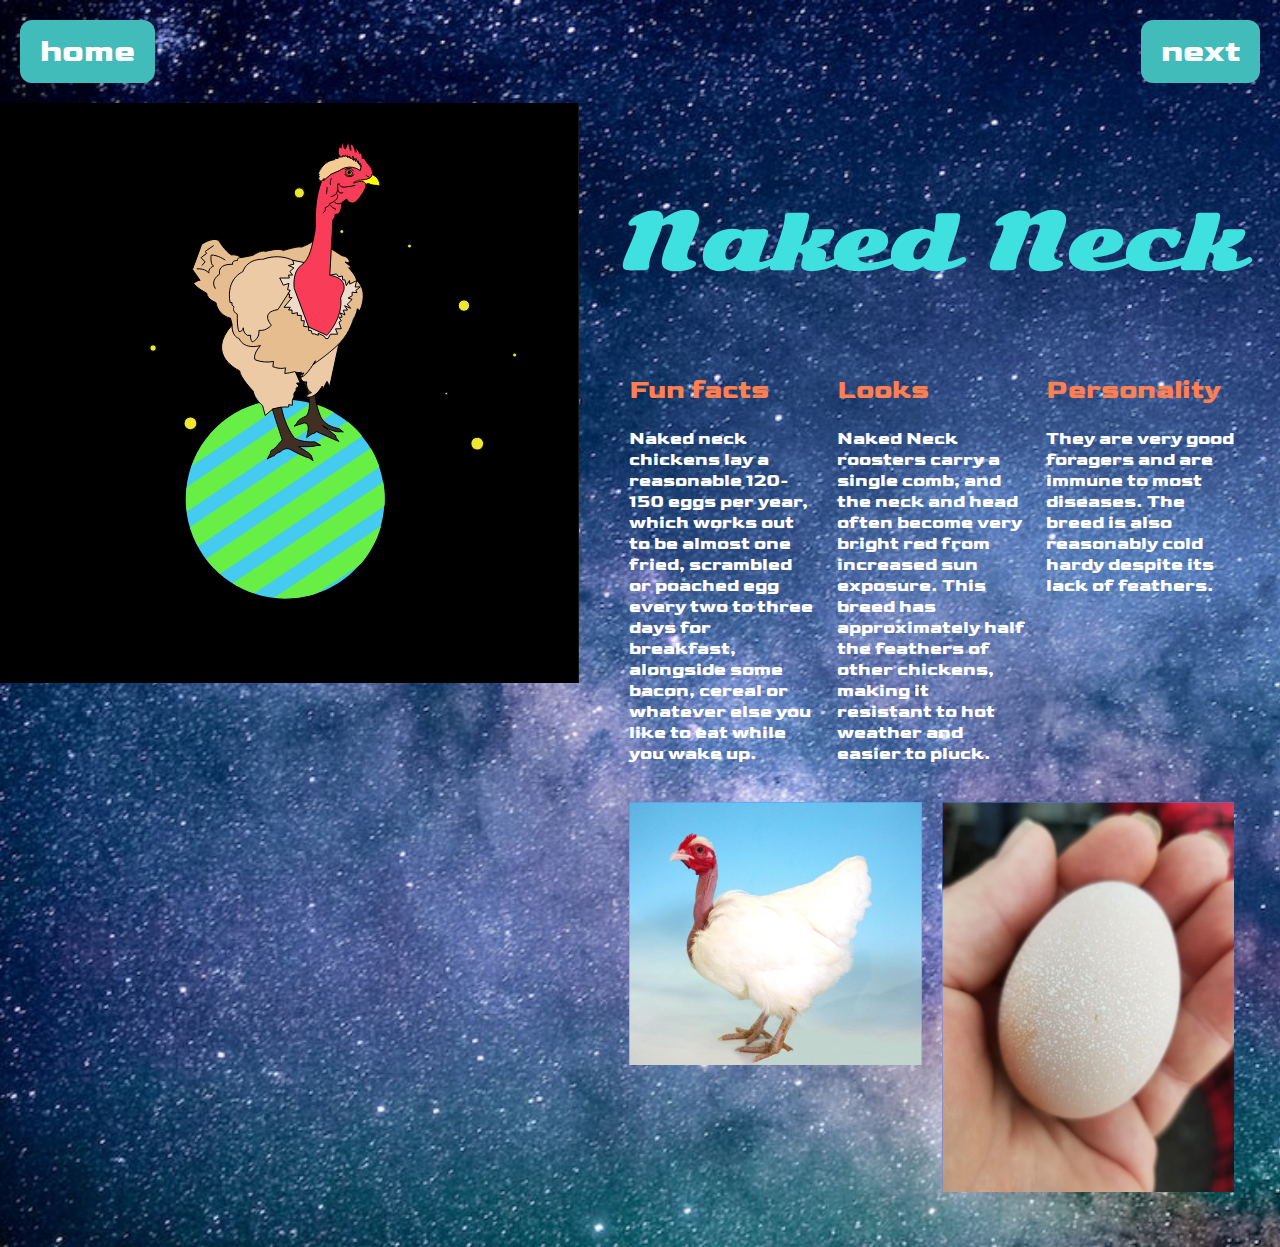
<file: weird-chickens/page02.html>
<!DOCTYPE html>
<html lang="en">
  <head>
    <meta charset="UTF-8" />
    <meta http-equiv="X-UA-Compatible" content="IE=edge" />
    <meta name="viewport" content="width=device-width, initial-scale=1.0" />
    <link rel="stylesheet" href="style.css" />
    <title>Weird Chickens</title>
  </head>
  <body class="subpage">
    <nav>
      <div><a class="button" href="index.html">home</a></div>
      <div><a class="button" href="page04.html">next</a></div>
    </nav>
    <main>
      <div class="left">
        <svg width="579" height="580" viewBox="0 0 579 580" fill="none" xmlns="http://www.w3.org/2000/svg">
          <rect width="579" height="580" fill="#1E1E1E"/>
          <g id="dbjf 1" clip-path="url(#clip0_0_1)">
          <path id="background" d="M578 0.5H0.5V579.5H578V0.5Z" fill="black" stroke="black" stroke-miterlimit="10"/>
          <g id="stars">
          <path id="Vector" d="M190.44 326.7C193.936 326.7 196.77 323.866 196.77 320.37C196.77 316.874 193.936 314.04 190.44 314.04C186.944 314.04 184.11 316.874 184.11 320.37C184.11 323.866 186.944 326.7 190.44 326.7Z" fill="#EFE630" stroke="black" stroke-miterlimit="10"/>
          <path id="Vector_2" d="M463.95 208.31C467.098 208.31 469.65 205.758 469.65 202.61C469.65 199.462 467.098 196.91 463.95 196.91C460.802 196.91 458.25 199.462 458.25 202.61C458.25 205.758 460.802 208.31 463.95 208.31Z" fill="#EFE630" stroke="black" stroke-miterlimit="10"/>
          <path id="Vector_3" d="M477.25 346.96C480.746 346.96 483.58 344.126 483.58 340.63C483.58 337.134 480.746 334.3 477.25 334.3C473.754 334.3 470.92 337.134 470.92 340.63C470.92 344.126 473.754 346.96 477.25 346.96Z" fill="#EFE630" stroke="black" stroke-miterlimit="10"/>
          <path id="Vector_4" d="M196.77 182.98C197.819 182.98 198.67 182.129 198.67 181.08C198.67 180.031 197.819 179.18 196.77 179.18C195.721 179.18 194.87 180.031 194.87 181.08C194.87 182.129 195.721 182.98 196.77 182.98Z" fill="#EFE630" stroke="black" stroke-miterlimit="10"/>
          <path id="Vector_5" d="M341.76 130.43C342.809 130.43 343.66 129.579 343.66 128.53C343.66 127.481 342.809 126.63 341.76 126.63C340.711 126.63 339.86 127.481 339.86 128.53C339.86 129.579 340.711 130.43 341.76 130.43Z" fill="#EFE630" stroke="black" stroke-miterlimit="10"/>
          <path id="Vector_6" d="M299.34 94.98C302.14 94.98 304.41 92.7101 304.41 89.91C304.41 87.1099 302.14 84.84 299.34 84.84C296.54 84.84 294.27 87.1099 294.27 89.91C294.27 92.7101 296.54 94.98 299.34 94.98Z" fill="#EFE630" stroke="black" stroke-miterlimit="10"/>
          <path id="Vector_7" d="M409.5 144.99C410.549 144.99 411.4 144.139 411.4 143.09C411.4 142.041 410.549 141.19 409.5 141.19C408.451 141.19 407.6 142.041 407.6 143.09C407.6 144.139 408.451 144.99 409.5 144.99Z" fill="#EFE630" stroke="black" stroke-miterlimit="10"/>
          <path id="Vector_8" d="M446.22 291.88C446.921 291.88 447.49 291.311 447.49 290.61C447.49 289.909 446.921 289.34 446.22 289.34C445.519 289.34 444.95 289.909 444.95 290.61C444.95 291.311 445.519 291.88 446.22 291.88Z" fill="#EFE630" stroke="black" stroke-miterlimit="10"/>
          <path id="Vector_9" d="M514.6 253.89C515.649 253.89 516.5 253.039 516.5 251.99C516.5 250.941 515.649 250.09 514.6 250.09C513.551 250.09 512.7 250.941 512.7 251.99C512.7 253.039 513.551 253.89 514.6 253.89Z" fill="#EFE630" stroke="black" stroke-miterlimit="10"/>
          <path id="Vector_10" d="M153.08 248.2C154.831 248.2 156.25 246.781 156.25 245.03C156.25 243.279 154.831 241.86 153.08 241.86C151.329 241.86 149.91 243.279 149.91 245.03C149.91 246.781 151.329 248.2 153.08 248.2Z" fill="#EFE630" stroke="black" stroke-miterlimit="10"/>
          </g>
          <g id="Planet">
          <path id="Vector_11" d="M285.09 495.43C339.987 495.43 384.49 450.927 384.49 396.03C384.49 341.133 339.987 296.63 285.09 296.63C230.193 296.63 185.69 341.133 185.69 396.03C185.69 450.927 230.193 495.43 285.09 495.43Z" fill="#45CBEF"/>
          <g id="Mask group">
          <mask id="mask0_0_1" style="mask-type:alpha" maskUnits="userSpaceOnUse" x="119" y="235" width="336" height="316">
          <g id="Group">
          <path id="Vector_12" d="M345.52 235L119 387.158L130.375 404.092L356.895 251.934L345.52 235Z" fill="#60D856"/>
          <path id="Vector_13" d="M365.891 263.215L139.401 416.028L150.825 432.96L377.315 280.147L365.891 263.215Z" fill="#60D856"/>
          <path id="Vector_14" d="M384.734 293.374L158.214 445.532L169.589 462.467L396.109 310.309L384.734 293.374Z" fill="#60D856"/>
          <path id="Vector_15" d="M404.339 322.571L177.819 474.729L189.194 491.663L415.714 339.505L404.339 322.571Z" fill="#60D856"/>
          <path id="Vector_16" d="M423.954 351.767L197.434 503.925L208.809 520.859L435.329 368.701L423.954 351.767Z" fill="#60D856"/>
          <path id="Vector_17" d="M443.559 380.953L217.038 533.111L228.413 550.046L454.934 397.888L443.559 380.953Z" fill="#60D856"/>
          </g>
          </mask>
          <g mask="url(#mask0_0_1)">
          <path id="Vector_18" d="M285.4 495.43C340.297 495.43 384.8 450.927 384.8 396.03C384.8 341.133 340.297 296.63 285.4 296.63C230.503 296.63 186 341.133 186 396.03C186 450.927 230.503 495.43 285.4 495.43Z" fill="#67EF45"/>
          </g>
          </g>
          </g>
          <g id="chicken">
          <path id="Vector_19" d="M272.29 306.52L265.17 312.43L262.61 302.69C262.61 302.69 254.28 295.94 253.15 288.06C253.15 288.06 239.87 274.32 239.64 267.79C239.64 267.79 204.51 252.45 232.1 222.06C232.1 222.06 232.21 234.01 239.1 234.13C239.1 234.13 249.1 243.47 260.49 241.13L294.72 267.25L300.22 280H296.61L299.09 283.38L296.16 284.95V287.21L293.95 290.55V293.61L292.34 297.34V302.29L288.73 301.62V304H283.1L272.29 306.52Z" fill="#EDCAA6" stroke="black" stroke-miterlimit="10"/>
          <path id="Vector_20" d="M272.29 306.07L282.2 336.7C282.2 336.7 274.32 346.78 272.29 346.92C270.26 347.06 270.29 350.66 270.29 350.66L267.14 356.06L272.54 353.13C272.54 353.13 273.89 353.58 275.47 351.56C277.05 349.54 280.65 348.63 280.65 348.63C280.65 348.63 285.38 343.45 290.78 346.63C296.18 349.81 308.12 355.42 309.02 354.74L313.07 357.89L311.21 352.41C311.21 352.41 310.26 350.35 298.55 343.59C298.55 343.59 316.11 344.04 316.11 342.47L320.73 342.33L314.73 338.87C314.73 338.87 301.9 339.77 294.73 335.26C294.73 335.26 284.79 323.66 281.43 304.01L272.29 306.07Z" fill="#422F24" stroke="black" stroke-miterlimit="10"/>
          <path id="Vector_21" d="M304.44 280.28C304.44 280.28 314.29 301.68 306.44 312.94C306.44 312.94 296.98 316.77 296.76 320.6L293.98 323.25L298.56 321.72L303.96 319.92C303.96 319.92 310.04 319.02 307.79 329.38L306.67 334.56L312.07 330.73C312.07 330.73 315.45 330.73 316.07 328.48L334.99 336.81L338.82 338.38L335.66 334.11L335.84 332.73L322.6 322.62C322.6 322.62 333.6 330.05 340.84 328.7L343.32 328.93L338.82 325.55C338.82 325.55 325.31 323.86 320.69 313.78C317.844 307.385 316.058 300.569 315.4 293.6L307.29 276.68L304.44 280.28Z" fill="#422F24" stroke="black" stroke-miterlimit="10"/>
          <path id="Vector_22" d="M339.5 238L329.71 283.38L327 278.38L322.28 287.17V283C322.28 283 316.2 294.11 309.21 294.11C302.22 294.11 311.47 289.6 311.47 289.6C311.47 289.6 305.57 287.16 306.61 278.81C306.61 278.81 300.66 280.37 300.55 272.6L339.5 238Z" fill="#EDCAA6" stroke="black" stroke-miterlimit="10"/>
          <path id="Vector_23" d="M218.59 137.3C218.59 137.3 224.89 148.11 231.42 151.93C231.42 151.93 237.05 151.03 240.88 154.64L252.82 152.38C252.82 152.38 260.7 146.75 265.65 148.38C265.65 148.38 279.16 144.55 283.44 147.48C283.44 147.48 298.75 142.75 301.44 144.1C301.44 144.1 312.05 140.05 313.5 137.35C314.95 134.65 341.74 152.66 341.74 152.66C341.74 152.66 349.4 153.33 349.4 158.96C349.4 158.96 348.66 160.32 344.98 158.96L352.1 164.82H348.66C348.66 164.82 355.93 172.25 356.61 177.65C356.61 177.65 368.99 185.54 359.98 207.65L357.28 205.85C356.874 209.459 355.574 212.909 353.5 215.89C353.5 215.89 349.9 229.4 340.22 239.53C330.54 249.66 313.42 261.37 313.42 261.37L315.42 257.77C315.42 257.77 306.64 273.08 301.23 274.21L303.93 269.93L298.98 271.28L301.46 269.28C301.46 269.28 297.4 270.41 294.7 268.61C294.7 268.61 287.95 270.41 284.79 270.41L285.47 264.78C285.47 264.78 280.74 266.78 272.86 263.65L273.53 258.47C267.42 259.602 261.117 259.059 255.29 256.9C255.29 256.9 251.69 252.62 260.47 242.49C260.47 242.49 244.94 247.67 239.08 235.49C239.08 235.49 231.65 234.14 232.08 221.3L230.5 215.21C226.778 214.368 223.395 212.425 220.793 209.634C218.19 206.843 216.489 203.332 215.91 199.56C215.91 199.56 207.31 196.56 206.63 190.21C206.63 190.21 196.5 185.04 193.57 180.31C193.57 180.31 197.85 176.93 200.1 177.38L192.45 166.38L201.68 141.38C201.68 141.38 212.06 133.92 218.59 137.3Z" fill="#E5BD8F" stroke="black" stroke-miterlimit="10"/>
          <path id="Vector_24" d="M301.01 162.52C301.01 162.52 285.58 147.99 262.84 156.32C262.84 156.32 247.52 155.2 242.84 168.71C242.84 168.71 225.84 175.24 230.05 199.56H231.96L232.03 202.04L234.03 203.84C234.03 203.84 231.56 208.34 237.41 211.27C237.41 211.27 236.74 223.43 238.99 228.61C240.064 228.665 241.117 228.293 241.918 227.576C242.72 226.858 243.205 225.854 243.27 224.78C243.214 226.287 243.562 227.781 244.28 229.107C244.998 230.434 246.058 231.543 247.35 232.32H250.69C250.458 233.477 250.479 234.67 250.752 235.818C251.025 236.966 251.543 238.041 252.27 238.97C252.27 238.97 259.48 236.71 259.03 227.26C259.03 227.26 265.11 228.83 271.41 222.26C271.41 222.26 259.41 209.36 277.9 206.58L290.33 187.36L294.27 185.45L301.01 162.52Z" fill="#EDCAA6" stroke="black" stroke-miterlimit="10"/>
          <path id="Vector_25" d="M240.88 154.64C240.88 154.64 236.88 154.19 237.5 157.56C237.5 157.56 231.65 156.89 232.55 161.39C232.55 161.39 217.46 160.04 219.49 171.3C219.49 171.3 209.58 177.15 215.44 185.71" stroke="black" stroke-miterlimit="10"/>
          <path id="Vector_26" d="M225.34 157.11C225.34 157.11 217.46 151.71 211.16 152.11C211.16 152.11 209.93 161.35 213.59 163.03C213.59 163.03 207.96 165.15 208.88 170.11C208.88 170.11 205.53 165.17 196.75 165.84" stroke="black" stroke-miterlimit="10"/>
          <path id="Vector_27" d="M213.59 142.59L205.3 148.33L206.65 150.36L201.09 154.62L205.08 158.91L201.93 162.52" stroke="black" stroke-miterlimit="10"/>
          <path id="Vector_28" d="M304.28 159.57L292.75 157.27L293.95 161.15L288.47 162.52L293.95 164.86L289.86 168.48L292.56 172.09H288.47L289.41 175.01H279.73L283.33 182.22L288.96 180.42L287.61 186.72L290.31 187.4L287.98 191H289.61L289.18 194.61H292.01L284 204.29H290.37L288.51 206.99H292.01V210.65L297.51 209.69L297.29 212.4H301.23V217.69H304.28L303.67 223.42L308.66 223.99V227.57H311.19L312.15 230.86H314.5L318.31 232.32V230.23L324.31 233.34L325.66 235.59H328L330.5 231.18H337.59L335.55 225.86L341.29 225.67L338.95 219.15L341.29 217.69L339.02 214.26L342.1 214.2L340.19 209.89L345.03 211.94L343.23 207.22L347.51 206.99L344.58 202.71L350.61 205.31L347.28 201.14L352.13 196.43L348.18 195.06L352.13 192.79V189.18L356.96 189.65L355.84 187.4L360.34 183.8L355.16 184.02L356.63 177.6L349.76 181.09L349.53 177.49L346.38 182.67L344.8 176.82L342.78 177.04L342.33 172.99L338.72 173.89L336.47 170.96L329.83 172.2L304.28 159.57Z" fill="#EFDBCA" stroke="black" stroke-miterlimit="10"/>
          <path id="Vector_29" d="M326.9 232.32C326.9 232.32 343.34 214.76 340.64 194.94L343.79 187.29C343.79 187.29 347.79 175.35 329.79 172.2L332.94 116.8C332.94 116.8 335.87 114.1 334.94 111.4C334.94 111.4 342.14 112.75 341.47 99.92L346.65 96.09C346.65 96.09 349.35 101.49 354.08 99.69C358.81 97.89 364.66 86.63 364.66 86.63C364.66 86.63 366.24 83.7 366.01 81.45C365.78 79.2 373.01 71.77 373.01 71.77C373.01 71.77 372.84 65 367.89 61L364.28 55.37H362.28C362.28 55.37 362.02 47.94 359.54 50.64C359.54 50.64 357.54 45.24 355.94 44.79C355.94 44.79 355.49 44.11 355.94 46.36C356.39 48.61 355.72 49.29 355.72 49.29C355.72 49.29 352.79 39.38 350.72 41.41C350.45 42.2146 350.45 43.0854 350.72 43.89C350.964 45.0776 350.964 46.3024 350.72 47.49C349.559 45.0919 348.88 42.4895 348.72 39.83C348.72 36.23 345.8 45.24 345.8 45.24C345.8 45.24 345.12 47.04 344.22 45.01C343.666 43.5782 343.437 42.0411 343.55 40.51C343.55 40.51 343.55 39.16 341.97 41.41C340.39 43.66 341.5 45.2 341.5 45.2C341.5 45.2 340.15 43.2 339.5 44.07C338.537 45.5351 338.082 47.2759 338.205 49.0249C338.328 50.7738 339.022 52.434 340.18 53.75C343.78 58.03 359.09 62.75 359.09 62.75C359.09 62.75 362.02 67.48 359.09 65.9C356.16 64.32 346.03 58.9 339.73 67.48L336.35 68.61L323.06 75.14C323.06 75.14 318.33 83.47 316.31 100.14C314.29 116.81 316.53 121.31 314.31 131.67C312.09 142.03 310.26 155.99 301.03 162.52C291.8 169.05 294.27 185.52 294.27 185.52L308.66 224L326.9 232.32Z" fill="#F93D58" stroke="black" stroke-miterlimit="10"/>
          <path id="Vector_30" d="M360.23 67.49L361.35 62.54L360.23 63.33V60.43L359.33 61.86L358.43 57.86V60.6L355.95 55.33V58.75L352.57 53.08L353.7 57.36L349.27 53.08L350.55 55.56L347.17 52.63L348.07 54.63L345.14 52V53.52L342.66 52.45L343.11 53.8L336.81 54.25L338.39 55.15L334.11 55.83L334.78 56.73C334.78 56.73 323.78 56.73 317.89 71.37H319.32L317.89 73.6H319.41L317.41 77L319.22 76.32V78.8L320.79 77.67L320.34 79.25L324.17 75.42L323.5 77.62L331.08 71.2L339.72 67.49C339.72 67.49 348.74 59.83 360.23 67.49Z" fill="#F5CB91" stroke="black" stroke-miterlimit="10"/>
          <path id="Vector_31" d="M371.6 71.43C374.05 72.1747 376.189 73.6991 377.693 75.7713C379.196 77.8436 379.982 80.3502 379.93 82.91C379.93 82.91 379.93 83.59 377.93 82.46C377.93 82.46 372.3 82.46 369.82 81.11C367.34 79.76 366.1 81.45 366.1 81.45C366.1 81.45 364.83 76.61 356.52 79.2C348.21 81.79 358.45 77.27 358.45 77.27C358.45 77.27 372.95 77.06 371.6 71.43Z" fill="#FFFD00" stroke="black" stroke-miterlimit="10"/>
          <path id="Vector_32" d="M345.93 68.05C345.93 68.05 347.93 64.9 351.33 68.28C354.73 71.66 350.21 72.56 350.21 72.56C350.21 72.56 344.58 72.56 345.93 68.05Z" fill="#CC8A32" stroke="black" stroke-miterlimit="10"/>
          <path id="Vector_33" d="M349.19 70.87C349.936 70.87 350.54 70.2656 350.54 69.52C350.54 68.7744 349.936 68.17 349.19 68.17C348.444 68.17 347.84 68.7744 347.84 69.52C347.84 70.2656 348.444 70.87 349.19 70.87Z" fill="black" stroke="black" stroke-miterlimit="10"/>
          <path id="Vector_34" d="M330.73 93.61C330.73 93.61 339.73 93.16 337.49 81C337.49 81 339.49 82.13 339.06 80.55C339.06 80.55 339.51 84.55 344.69 84.15C348.254 83.7919 351.788 83.1905 355.27 82.35" stroke="black" stroke-miterlimit="10"/>
          <path id="Vector_35" d="M338.61 86.63C338.61 86.63 337.26 91.63 343.11 89.56" stroke="black" stroke-miterlimit="10"/>
          <path id="Vector_36" d="M336.81 90.91C336.81 90.91 341.09 96.09 329.6 100.59C329.6 100.59 330.05 102.84 325.33 104.59C325.543 105.638 325.417 106.727 324.972 107.699C324.526 108.671 323.783 109.477 322.85 110" stroke="black" stroke-miterlimit="10"/>
          <path id="Vector_37" d="M334.56 99.47C335.547 100.103 336.658 100.519 337.818 100.691C338.978 100.864 340.161 100.788 341.29 100.47" stroke="black" stroke-miterlimit="10"/>
          <path id="Vector_38" d="M330.5 102.17C330.5 102.17 332.08 105.32 334.33 105.32C336.58 105.32 335.01 107.32 335.01 107.32" stroke="black" stroke-miterlimit="10"/>
          <path id="Vector_39" d="M331.41 75.37C331.41 75.37 329.41 79.11 330.73 82.08" stroke="black" stroke-miterlimit="10"/>
          <path id="Vector_40" d="M327.13 83.93C327.13 83.93 326.93 89.33 326.24 90.93" stroke="black" stroke-miterlimit="10"/>
          <path id="Vector_41" d="M344.5 71.09C344.5 71.09 348.78 76.72 354.3 71.43" stroke="black" stroke-miterlimit="10"/>
          <path id="Vector_42" d="M353.7 68.39C353.7 68.39 350.99 63.01 344.8 66.72" stroke="black" stroke-miterlimit="10"/>
          <path id="Vector_43" d="M366.08 72.22C366.08 72.22 367.66 74.02 369.24 74.02" stroke="black" stroke-miterlimit="10"/>
          </g>
          </g>
          <defs>
          <clipPath id="clip0_0_1">
          <rect width="578.5" height="580" fill="white"/>
          </clipPath>
          </defs>
          </svg>
      </div>
      <div class="right">
        <h1>Naked Neck</h1>
        <section class="gallery">
          <article>
            <h2>Fun facts</h2>
            <p>Naked neck chickens lay a reasonable 120-150 eggs per year, which works out to be almost one fried, scrambled or poached egg every two to three days for breakfast, alongside some bacon, cereal or whatever else you like to eat while you wake up.</p>
          </article>
          <article>
            <h2>Looks</h2>
            <p>Naked Neck roosters carry a single comb, and the neck and head often become very bright red from increased sun exposure. This breed has approximately half the feathers of other chickens, making it resistant to hot weather and easier to pluck.</p>
          </article>
          <article>
            <h2>Personality</h2>
            <p>They are very good foragers and are immune to most diseases. The breed is also reasonably cold hardy despite its lack of feathers.</p>
          </article>
        </section>
        <section class="gallery">
          <article><img src="images/nakedneckex.png" /></article>
          <article><img src="images/nakedneckegg.png" /></article>
        </section>
      </div>
    </main>
  </body>
</html>
</file>
<file: center-layout-abs/style.css>
body {
  background: rgb(158, 148, 175);
  margin: 0;
}
body.two-col-page {
  background: rgb(28, 3, 67);
}
img {
  width: 100%;
}
main {
  position: relative;
  padding: 80px;
  background: rgb(241, 204, 140);
  width: 20%;
  margin: auto;
  margin-top:20%;
  height: 60vh;
}
.blob1 {
  position: absolute;
  top: -100px;
  left: -200px;
  z-index: 1;
}
.blob2 {
  position: absolute;
  bottom: -50px;
  right: -150px;
  z-index: 2;
}

main p {
  z-index: 3;
  position: relative;
}
.two-cols {
  display: flex;
}
.two-cols section {
  flex: 1;
}
.two-cols p {
  margin-left: -120px;
}
</file>
<file: simple-narrative/style.css>
body {
    margin:0 ;
    text-align: center;
}
.arrows {
    width: 15%;
}
.fruit {
    width: 60%;
}
</file>
<file: svgbike/style.css>
* {
    margin: 0;
    padding: 0;
    box-sizing: border-box;
}
body {
    text-align: center;
}
#wheelleft,
#wheelright {
animation: wheel 2s infinite linear;
transform-origin: center;
transform-box: fill-box;
}
#bike,
#woman {
    animation: bike 1s ease-in-out infinite alternate;
    transform-origin: bottom;
}
#hair {
animation: hair 1s ease-in-out infinite alternate;
transform-origin: center;
transform-box: fill-box;
}

@keyframes wheel {
    from {
        transform: rotateZ(0deg);
    }
    to {
        transform: rotateZ(360deg);
    }
}
@keyframes bike {
    from {
        transform: rotateX(0deg);
    }
    to {
        transform: rotateX(20deg);
    }
}
@keyframes hair {
    from {
        transform: translateY(0%);
    }
    to {
        transform: translateY(40%);
    }
}
</file>
<file: weird-chickens/style.css>
@import url('https://fonts.googleapis.com/css2?family=Goldman:wght@700&family=Sonsie+One&display=swap');
* {
  box-sizing: border-box;
}

body {
  background-color: black;
  background-image: url('images/space.jpeg');
  background-size: cover;
  background-repeat: none;
  color: white;
  margin: 0;
  font-family: 'Goldman';
  font-weight: 700;
  font-size: large;
}
img {
  width: 100%;
}
.homepage h1 {
  color: goldenrod;
  font-size: 120px;
  text-align: center;
  font-family: 'Sonsie One';
  white-space: nowrap
}

.homepage main {
  min-height: 100vh;
  width: 80%;
  margin: auto;
}
.homepage nav {
  display: flex;
  position: fixed;
  bottom: 0;
  left: 0;
  right: 0;
  width: 90%;
  margin: auto;
}
.homepage nav div {
  flex: 1;
  text-align: center;
}
.subpage h1 {
  color: rgb(63, 224, 224);
  font-size: 75px;
  text-align: center;
  font-family: 'Sonsie One';
  white-space: nowrap;
}
.subpage nav {
  display: flex;
  justify-content: space-between;
}
.subpage main {
  display: flex;
}
.subpage main .left {
  flex: 1;
}
.subpage main div {
  flex: 1;
}
.subpage .right {
  padding: 40px;
}
.button {
  display: inline-block;
  background-color: rgb(66, 187, 187);
  color: white;
  font-size: 32px;
  padding: 12px 20px;
  border-radius: 12px;
  text-decoration: none;
  margin: 20px;
}

.gallery {
  display: flex;
}
.gallery article {
  flex: 1;
  padding: 10px;
}
.gallery h2 {
    color: coral;
}
.homepage p {
    flex: 1;
    padding: auto;
    margin-top:80px;
    margin-left:110px;
    margin-right: 110px;
}
#chicken {
animation: chicken 2s ease-in-out infinite alternate;
}
#Planet {
  animation: planet 3s infinite linear;
  transform-origin: center;
  transform-box: fill-box;
}
@keyframes chicken {
  from {
    transform: rotateX(0deg);
}
to {
    transform: rotateX(20deg);
}
}
@keyframes planet {
  from {
transform: rotateZ(0deg);
  }
  to {
    transform: rotateZ(360deg);
  }
}
</file>
